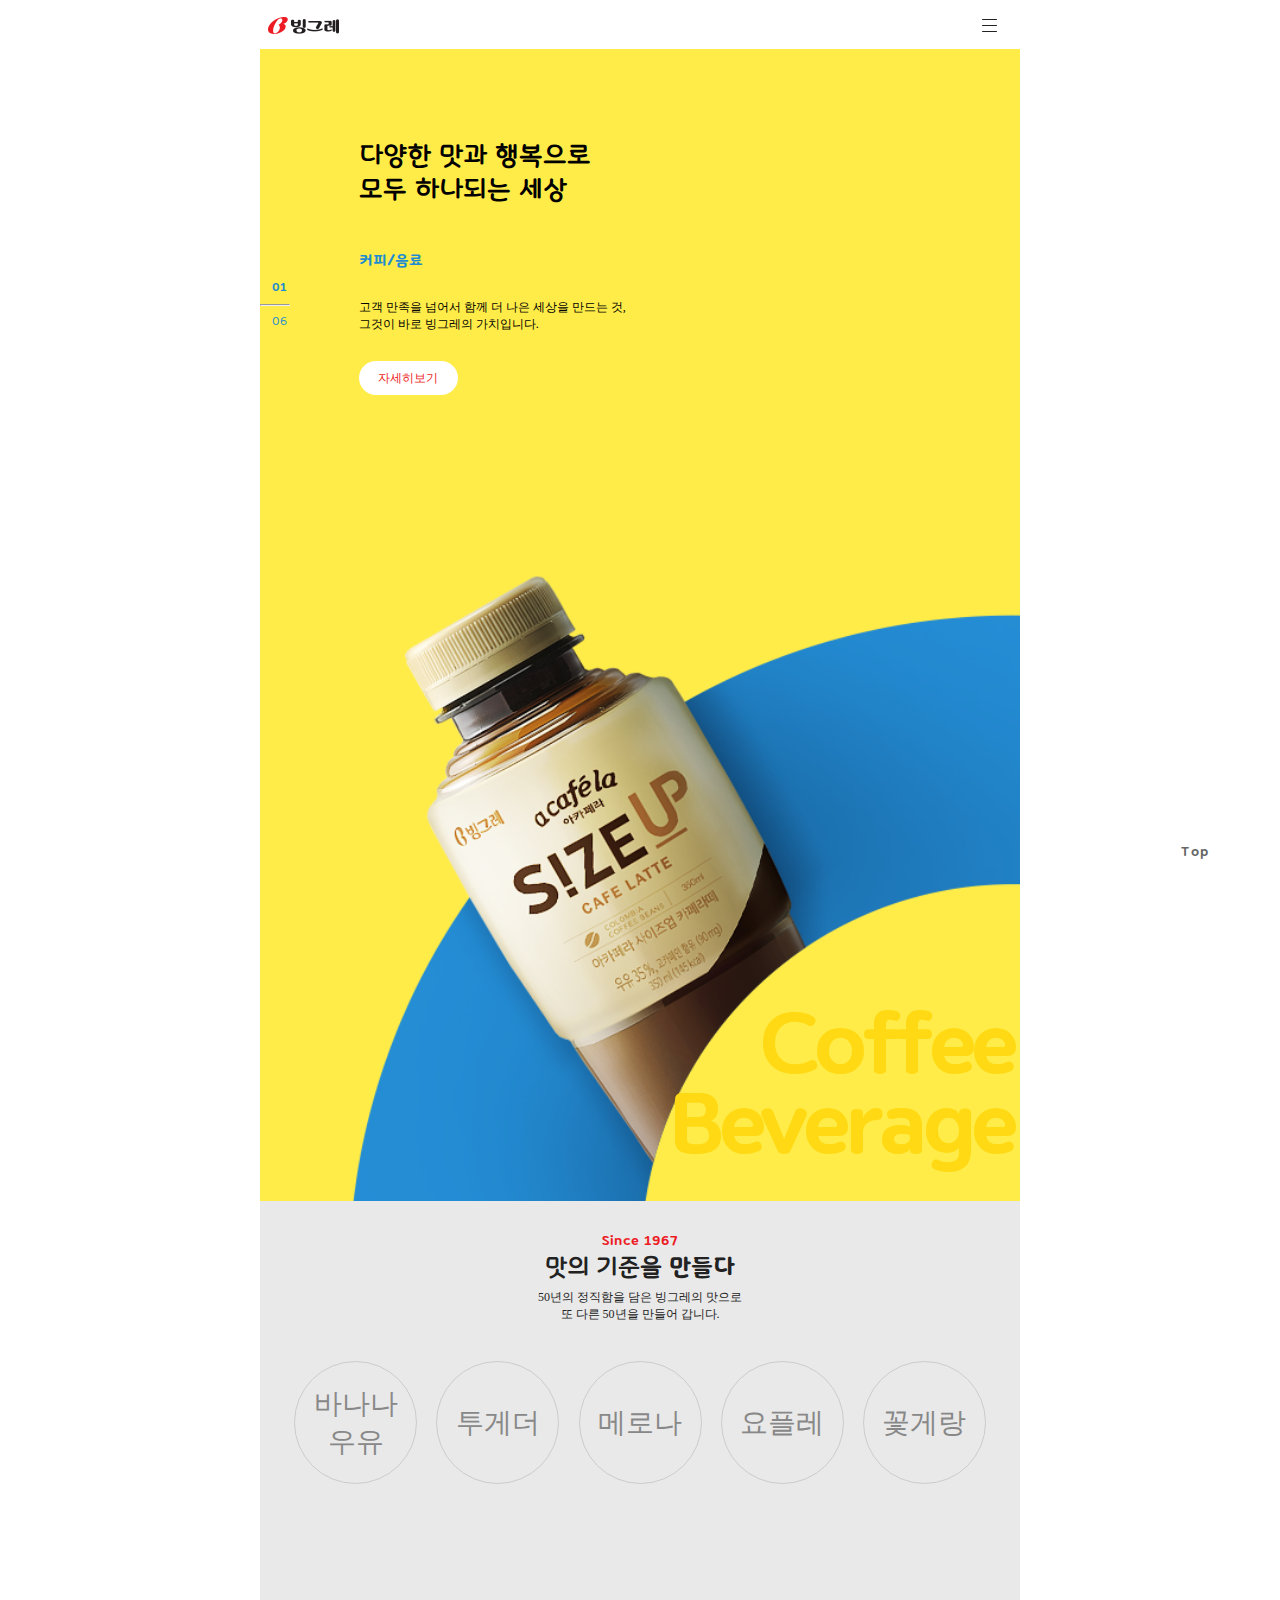
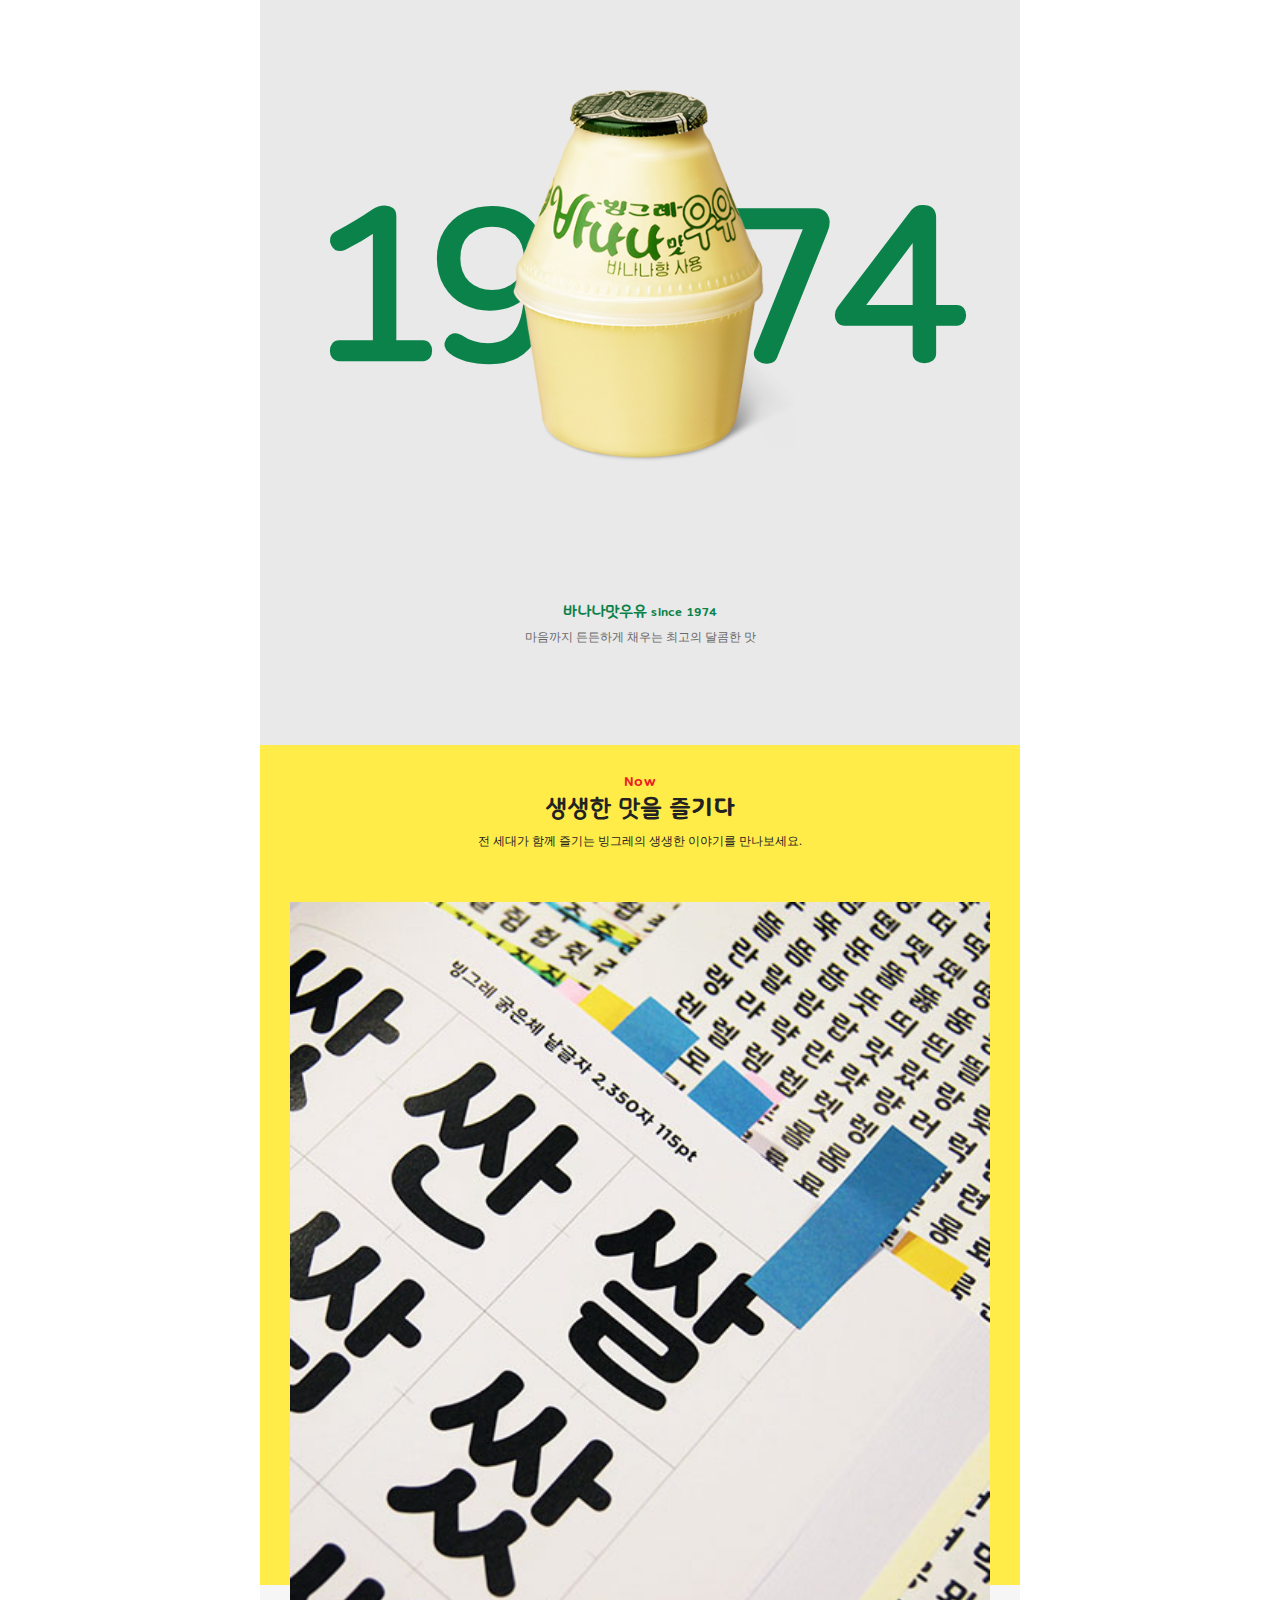
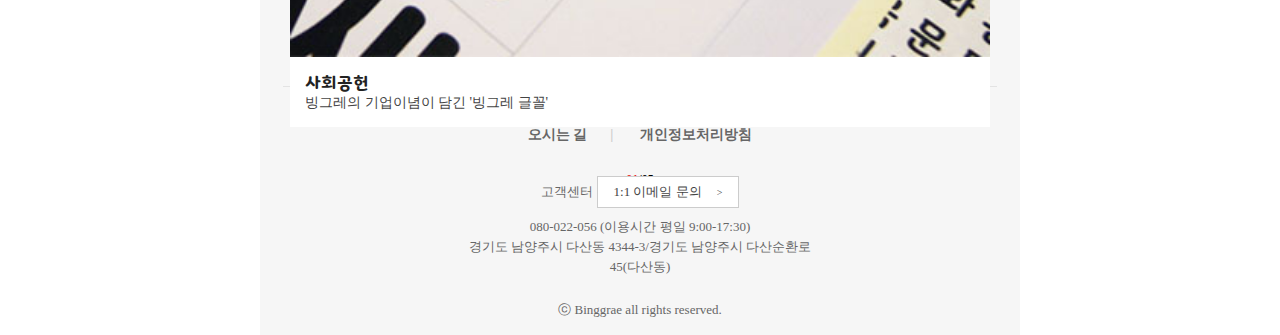
<file: index.html>
<!DOCTYPE html>
<html lang="en">
<head>
    <meta charset="UTF-8">
    <meta http-equiv="X-UA-Compatible" content="IE=edge">
    <meta name="viewport" content="width=device-width, initial-scale=1.0">
    <meta property="og:title" content="빙그레 | Binggrae">
    <meta property="og:url" content="">
    <meta property="og:type" content="website">
    <meta property="og:image" content="img/logo_pc.png">
    <meta property="og:site_name" content="빙그레">
    <meta property="og:description" content="다양한 맛과 행복으로 모두 하나되는 세상">
    <title>빙그레</title>
    <link href="css/index.css" rel="stylesheet">
    <link href="favicon/favicon.ico" rel="shortcut icon" type="image/x-icon">
    <link rel="stylesheet" href="https://unpkg.com/swiper/swiper-bundle.min.css"/>

    <script src="https://ajax.googleapis.com/ajax/libs/jquery/3.6.0/jquery.min.js"></script> <!--제이쿼리-->

    <script src="https://unpkg.com/swiper/swiper-bundle.min.js"></script> <!--swiper slides-->

    <script defer src="js/common.js"></script> <!--js code-->
    <script defer src="swiper-default/swiper.js"></script> <!--swiper slides js code-->
</head>

<body>
    <header>
        <div class="head">
            <a href="#"><img src="img/logo_m.png" alt="logo"></a>
            <a href="#" class="btn_show"><img src="img/btn_menu.png" alt="btn_menu"></a>
        </div>

        <div class="burgermenu">
            <div class="top">
                <a href="#"><img src="img/logo_burger.png" alt="logo_burger"></a>
                <a href="#" class="btn_hidden"><img src="img/btn_close.png" alt="btn_hidden"></a>
            </div>
            <div class="list">
                <ul>
                    <li>
                        <a href="#">회사소개</a>
                    </li>
                    <li>
                        <a href="product/sub.html">제품소개</a>
                    </li>
                    <li>
                        <a href="#">홍보센터</a>
                    </li>
                    <li>
                        <a href="#">고객센터</a>
                    </li>
                    <li>
                        <a href="#">플래그십스토어</a>
                    </li>
                </ul>
            </div>
        </div>
    </header>



    <main>
        <div class="whole">
            <div class="mainpage">
                <div class="txtbtn">
                    <h1>다양한 맛과 행복으로<br>모두 하나되는 세상</h1>
                    <p>커피/음료</p>
                    <p>
                        고객 만족을 넘어서 함께 더 나은 세상을 만드는 것,<br>
                        그것이 바로 빙그레의 가치입니다.
                    </p>
                    <a href="#">자세히보기</a>
                </div>
                <div class="visual">
                    <div class="visualimg">
                        <img src="img/v1_coffee.png" alt="커피/음료">
                        <!-- <img src="img/v2_icecream.png" alt="아이스크림">
                        <img src="img/v3_milk.png" alt="우유/가공유">
                        <img src="img/v4_fermented.png" alt="발효유">
                        <img src="img/v5_export.png" alt="수출제품">
                        <img src="img/v6_snack.png" alt="스낵/디저트"> -->
                    </div>
                    <p>coffee<br>beverage</p>
                </div>
                <div class="number">
                    <!-- 슬라이드시 숫자 변경 -->
                    <span>01</span>
                    <hr>
                    <span>06</span>
                </div>
            </div>

            <div class="product">
                <p>since 1967</p>
                <h2>맛의 기준을 <b>만들다</b></h2>
                <p>50년의 정직함을 담은 빙그레의 맛으로<br>또 다른 50년을 만들어 갑니다.</p>
                <div class="productbtns"> 
                    <button type="button" class="btn">바나나<br>우유</button> <!--tab title-->
                    <button type="button" class="btn">투게더</button> 
                    <button type="button" class="btn">메로나</button>
                    <button type="button" class="btn">요플레</button>
                    <button type="button" class="btn">꽃게랑</button>
                </div>
                
                <!--tab contents-->
                <!--바나나맛우유 클릭시 슬라이드-->
                <div class="product1">
                    <div class="swiper-wrapper">
                        <div class="swiper-slide">
                            <p>19 &nbsp; 74</p>
                            <img src="img/banana1974.png" alt="1974">
                        </div>
                        <div class="swiper-slide">
                            <p>19 &nbsp; 90</p>
                            <img src="img/banana1990.png" alt="1990">
                        </div>
                        <div class="swiper-slide">
                            <p>19 &nbsp; 91</p>
                            <img src="img/banana1991.png" alt="1991">
                        </div>
                        <div class="swiper-slide">
                            <p>19 &nbsp; 98</p>
                            <img src="img/banana1998.png" alt="1998">
                        </div>
                        <div class="swiper-slide">
                            <p>20 &nbsp; 16</p>
                            <img src="img/banana2016.png" alt="2016">
                        </div>
                    </div>
                    <div class="producttxt">
                        <p>바나나맛우유</p>
                        <p>since 1974</p>
                        <p>마음까지 든든하게 채우는 최고의 달콤한 맛</p>
                    </div>
                </div>
                <div class="product2">
                    <div class="swiper-wrapper">
                        <div class="swiper-slide">
                            <p>19 &nbsp; 74</p>
                            <img src="img/together1974.png" alt="1974">
                        </div>
                        <div class="swiper-slide">
                            <p>19 &nbsp; 98</p>
                            <img src="img/together1998.png" alt="1998">
                        </div>
                        <div class="swiper-slide">
                            <p>20 &nbsp; 04</p>
                            <img src="img/together2004.png" alt="2004">
                        </div>
                        <div class="swiper-slide">
                            <p>20 &nbsp; 10</p>
                            <img src="img/together2010.png" alt="2010">
                        </div>
                        <div class="swiper-slide">
                            <p>20 &nbsp; 18</p>
                            <img src="img/together2018.png" alt="2018">
                        </div>
                    </div>
                    <div class="producttxt">
                        <p>투게더</p>
                        <p>since 1974</p>
                        <p>온 가족이 함께 즐겨온 신선한 우유의 풍부하고 깊은 맛</p>
                    </div>
                </div>
                <div class="product3">
                    <div class="swiper-wrapper">
                        <div class="swiper-slide">
                            <p>19 &nbsp; 74</p>
                            <img src="img/melona1992.png" alt="1992">
                        </div>
                        <div class="swiper-slide">
                            <p>19 &nbsp; 98</p>
                            <img src="img/melona1998.png" alt="1998">
                        </div>
                        <div class="swiper-slide">
                            <p>20 &nbsp; 04</p>
                            <img src="img/melona2003.png" alt="2003">
                        </div>
                        <div class="swiper-slide">
                            <p>20 &nbsp; 10</p>
                            <img src="img/melona2011.png" alt="2011">
                        </div>
                        <div class="swiper-slide">
                            <p>20 &nbsp; 18</p>
                            <img src="img/melona2015.png" alt="2015">
                        </div>
                    </div>
                    <div class="producttxt">
                        <p>메로나</p>
                        <p>since 1992</p>
                        <p>상큼한 멜론향이 가득한 쫀득하고 달달한 맛</p>
                    </div>
                </div>
                <div class="product4">
                    <div class="swiper-wrapper">
                        <div class="swiper-slide">
                            <p>19 &nbsp; 74</p>
                            <img src="img/yogurt1983.png" alt="1983">
                        </div>
                        <div class="swiper-slide">
                            <p>19 &nbsp; 98</p>
                            <img src="img/yogurt1994.png" alt="1994">
                        </div>
                        <div class="swiper-slide">
                            <p>20 &nbsp; 04</p>
                            <img src="img/yogurt2003.png" alt="2003">
                        </div>
                        <div class="swiper-slide">
                            <p>20 &nbsp; 10</p>
                            <img src="img/yogurt2017.png" alt="2017">
                        </div>
                        <div class="swiper-slide">
                            <p>20 &nbsp; 18</p>
                            <img src="img/yogurt2018.png" alt="2018">
                        </div>
                    </div>
                    <div class="producttxt">
                        <p>요플레</p>
                        <p>since 1992</p>
                        <p>신선한 원유와 상큼한 과일이 어우러진 새콤달콤한 맛</p>
                    </div>
                </div>
                <div class="product5">
                    <div class="swiper-wrapper">
                        <div class="swiper-slide">
                            <p>19 &nbsp; 74</p>
                            <img src="img/crab1986.png" alt="1986">
                        </div>
                        <div class="swiper-slide">
                            <p>19 &nbsp; 98</p>
                            <img src="img/crab1998.png" alt="1998">
                        </div>
                        <div class="swiper-slide">
                            <p>20 &nbsp; 04</p>
                            <img src="img/crab2001.png" alt="2001">
                        </div>
                        <div class="swiper-slide">
                            <p>20 &nbsp; 10</p>
                            <img src="img/crab2011.png" alt="2011">
                        </div>
                        <div class="swiper-slide">
                            <p>20 &nbsp; 18</p>
                            <img src="img/crab2015.png" alt="2015">
                        </div>
                    </div>
                    <div class="producttxt">
                        <p>꽃게랑</p>
                        <p>since 1986</p>
                        <p>기름에 튀기지 않고 가열소금에서 구워 더 바삭하고 담백한 맛</p>
                    </div>
                </div>

            </div>

            <div class="pr">
                <div class="prtxt">
                    <p>now</p>
                    <h3>생생한 맛을 <b>즐기다</b></h3>
                    <p>전 세대가 함께 즐기는 빙그레의 생생한 이야기를 만나보세요.</p>
                </div>
                <div class="slide_box">
                    <ul class="swiper-wrapper">
                        <li class="swiper-slide">
                            <img src="img/pr1.jpg" alt="pr1">
                            <div class="prtxt2">
                                <h4>사회공헌</h4>
                                <p>빙그레의 기업이념이 담긴 '빙그레 글꼴'</p>
                            </div>
                        </li>
                        <li class="swiper-slide">
                            <img src="img/pr2.jpg" alt="pr2">
                            <div class="prtxt2">
                                <h4>보도자료</h4>
                                <p>빙그레 바나나맛우유, 임인년 새해맞이 '어흥 에디션' 출시</p>
                            </div>
                        </li>
                        <li class="swiper-slide">
                            <img src="img/pr3.jpg" alt="pr3">
                            <div class="prtxt2">
                                <h4>글로벌 빙그레</h4>
                                <p>초록빛 상큼한 멜론의 맛 '메로나'</p>
                            </div>
                        </li>
                        <li class="swiper-slide">
                            <img src="img/pr4.jpg" alt="pr4">
                            <div class="prtxt2">
                                <h4>빙그레 영상</h4>
                                <p>투게더 21년도 광고 (6월 호국보훈의 달 ver.)</p>
                            </div>
                        </li>
                        <li class="swiper-slide">
                            <img src="img/pr5.jpg" alt="pr5">
                            <div class="prtxt2">
                                <h4>사회공헌</h4>
                                <p>편안한 보금자리의 나눔 '헤비타트'</p>
                            </div>
                        </li>
                        <li class="swiper-slide">
                            <img src="img/pr1.jpg" alt="pr1">
                            <div class="prtxt2">
                                <h4>사회공헌</h4>
                                <p>빙그레의 기업이념이 담긴 '빙그레 글꼴'</p>
                            </div>
                        </li>
                    </ul>
                    </div>
                <span>01</span><span>/05</span>
            </div>
        </div>
    </main>
    <section class="topbtn">
        <button>
            <span>Top</span>
        </button>
    </section>



    <footer>
        <div class="inner">
            <img src="img/logo_footer.png" alt="footer_logo">
            <span></span>
            <div class="innercenter">
                <div class="innerlink">
                    <a href="#">오시는 길</a>
                    <a href="#">개인정보처리방침</a><br>
                </div>
                <div class="service">
                    <p>고객센터</p>
                    <a href="#" class="question">1:1 이메일 문의</a>
                </div>
                <p>080-022-056 (이용시간 평일 9:00-17:30)</p>
                <p>경기도 남양주시 다산동 4344-3/경기도 남양주시 다산순환로<br>45(다산동)</p>
                <p>ⓒ Binggrae all rights reserved.</p>
            </div>
        </div>
    </footer>
</body>
</html>
</file>
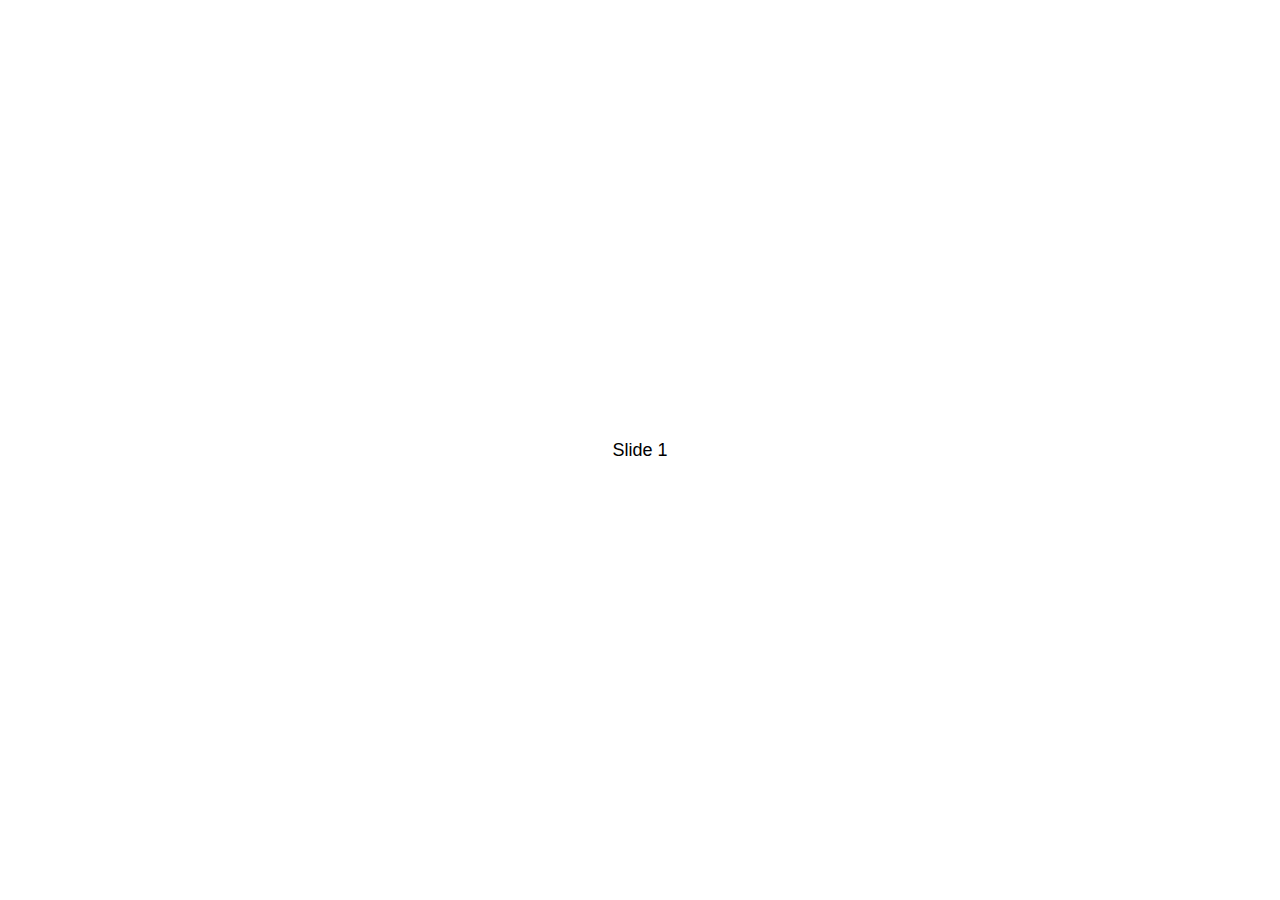
<file: swiper-default/index.html>
<!DOCTYPE html>
<html lang="en">
  <head>
    <meta charset="utf-8" />
    <title>Swiper demo</title>
    <meta
      name="viewport"
      content="width=device-width, initial-scale=1, minimum-scale=1, maximum-scale=1"
    />
    <!-- Link Swiper's CSS -->
    <link
      rel="stylesheet"
      href="https://unpkg.com/swiper/swiper-bundle.min.css"
    />
    <link rel="stylesheet" href="swiper.css" />

    <script src="https://unpkg.com/swiper/swiper-bundle.min.js"></script>
    <script defer src="swiper.js"></script>
  </head>

  <body>
    <!-- Swiper -->
    <div class="swiper mySwiper">
      <div class="swiper-wrapper">
        <div class="swiper-slide">Slide 1</div>
        <div class="swiper-slide">Slide 2</div>
        <div class="swiper-slide">Slide 3</div>
        <div class="swiper-slide">Slide 4</div>
        <div class="swiper-slide">Slide 5</div>
      </div>
    </div>
  </body>
</html>
</file>
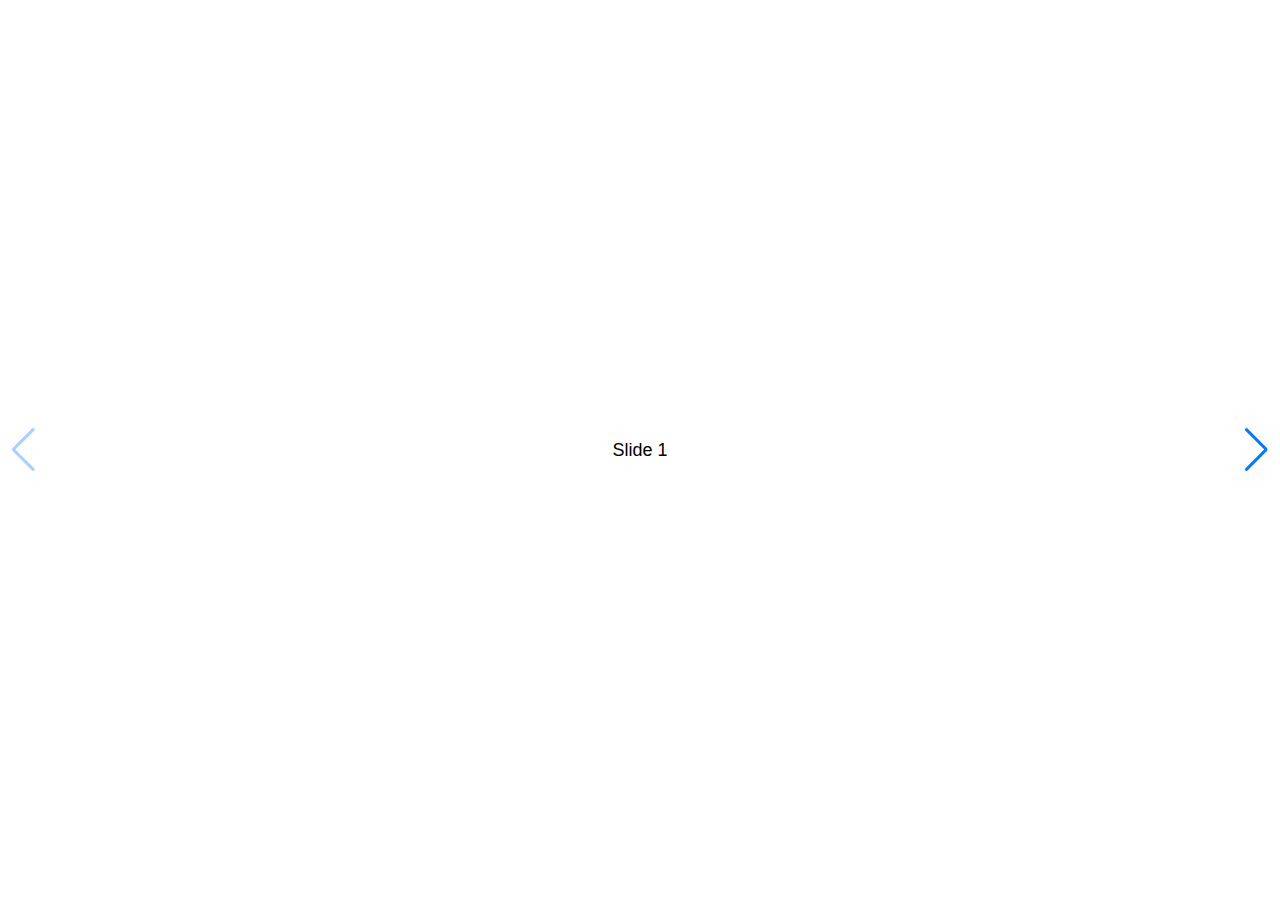
<file: swiper-navigation/index.html>
<!DOCTYPE html>
<html lang="en">
  <head>
    <meta charset="utf-8" />
    <title>Swiper demo</title>
    <meta
      name="viewport"
      content="width=device-width, initial-scale=1, minimum-scale=1, maximum-scale=1"
    />
    <!-- Link Swiper's CSS -->
    <link
      rel="stylesheet"
      href="https://unpkg.com/swiper/swiper-bundle.min.css"
    />
    <link href="swiper.css" rel="stylesheet">

    <script src="https://unpkg.com/swiper/swiper-bundle.min.js"></script>
    <script defer src="../swiper-default/swiper.js"></script>
  </head>

  <body>
    <!-- Swiper -->
    <div class="swiper mySwiper">
      <div class="swiper-wrapper">
        <div class="swiper-slide">Slide 1</div>
        <div class="swiper-slide">Slide 2</div>
        <div class="swiper-slide">Slide 3</div>
        <div class="swiper-slide">Slide 4</div>
        <div class="swiper-slide">Slide 5</div>
        <div class="swiper-slide">Slide 6</div>
        <div class="swiper-slide">Slide 7</div>
        <div class="swiper-slide">Slide 8</div>
        <div class="swiper-slide">Slide 9</div>
      </div>
      <div class="swiper-button-next"></div>
      <div class="swiper-button-prev"></div>
    </div>
  </body>
</html>
</file>
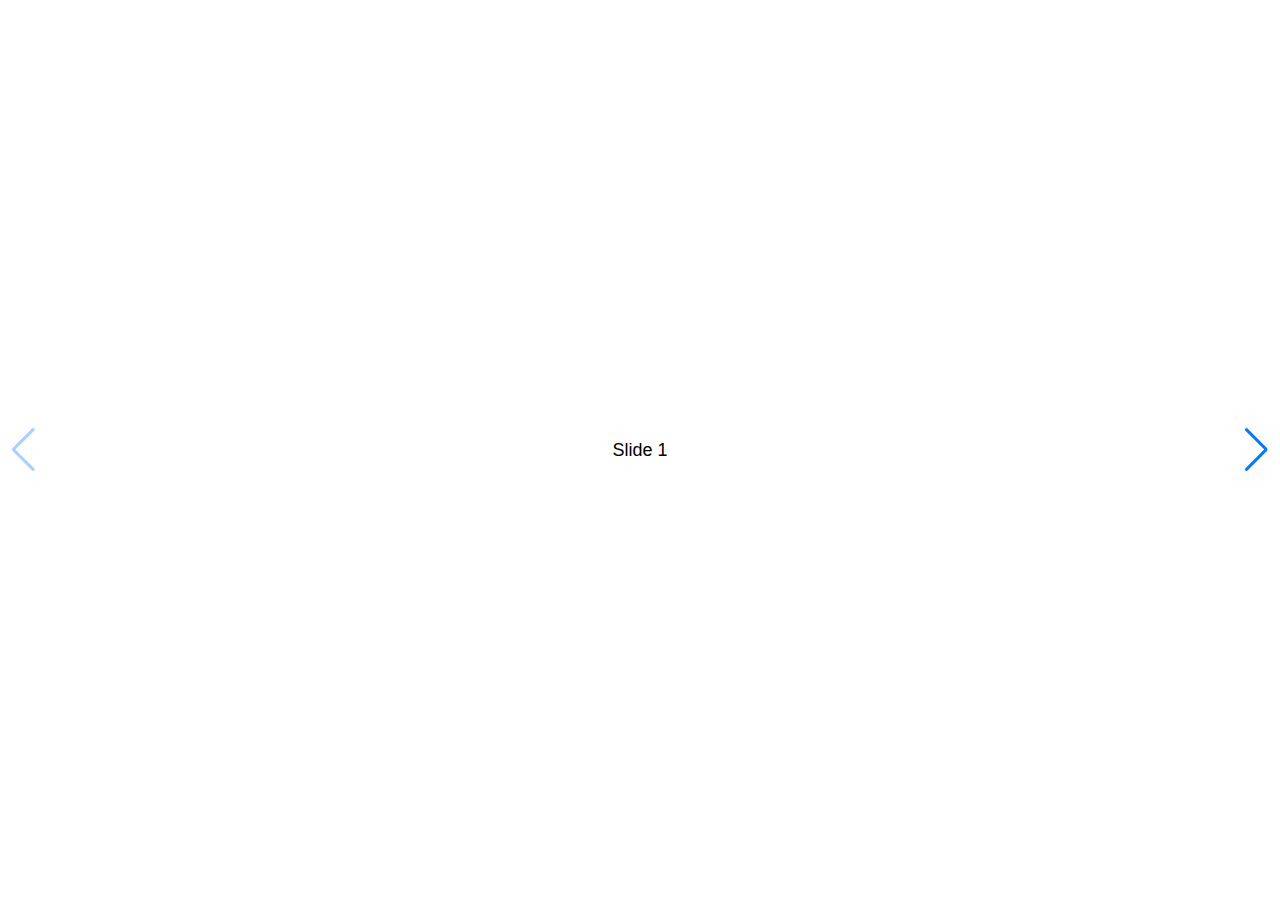
<file: swiper-pagination-fraction(pr)/index.html>
<!DOCTYPE html>
<html lang="en">
  <head>
    <meta charset="utf-8" />
    <title>Swiper demo</title>
    <meta
      name="viewport"
      content="width=device-width, initial-scale=1, minimum-scale=1, maximum-scale=1"
    />
    <!-- Link Swiper's CSS -->
    <link
      rel="stylesheet"
      href="https://unpkg.com/swiper/swiper-bundle.min.css"
    />
    <link rel="stylesheet" href="swiper.css" />

    <script src="https://unpkg.com/swiper/swiper-bundle.min.js"></script>
    <script defer src="../swiper-default/swiper.js"></script>
  </head>

  <body>
    <!-- Swiper -->
    <div class="swiper mySwiper">
      <div class="swiper-wrapper">
        <div class="swiper-slide">Slide 1</div>
        <div class="swiper-slide">Slide 2</div>
        <div class="swiper-slide">Slide 3</div>
        <div class="swiper-slide">Slide 4</div>
        <div class="swiper-slide">Slide 5</div>
      </div>
      <div class="swiper-button-next"></div>
      <div class="swiper-button-prev"></div>
      <div class="swiper-pagination"></div>
    </div>
  </body>
</html>
</file>
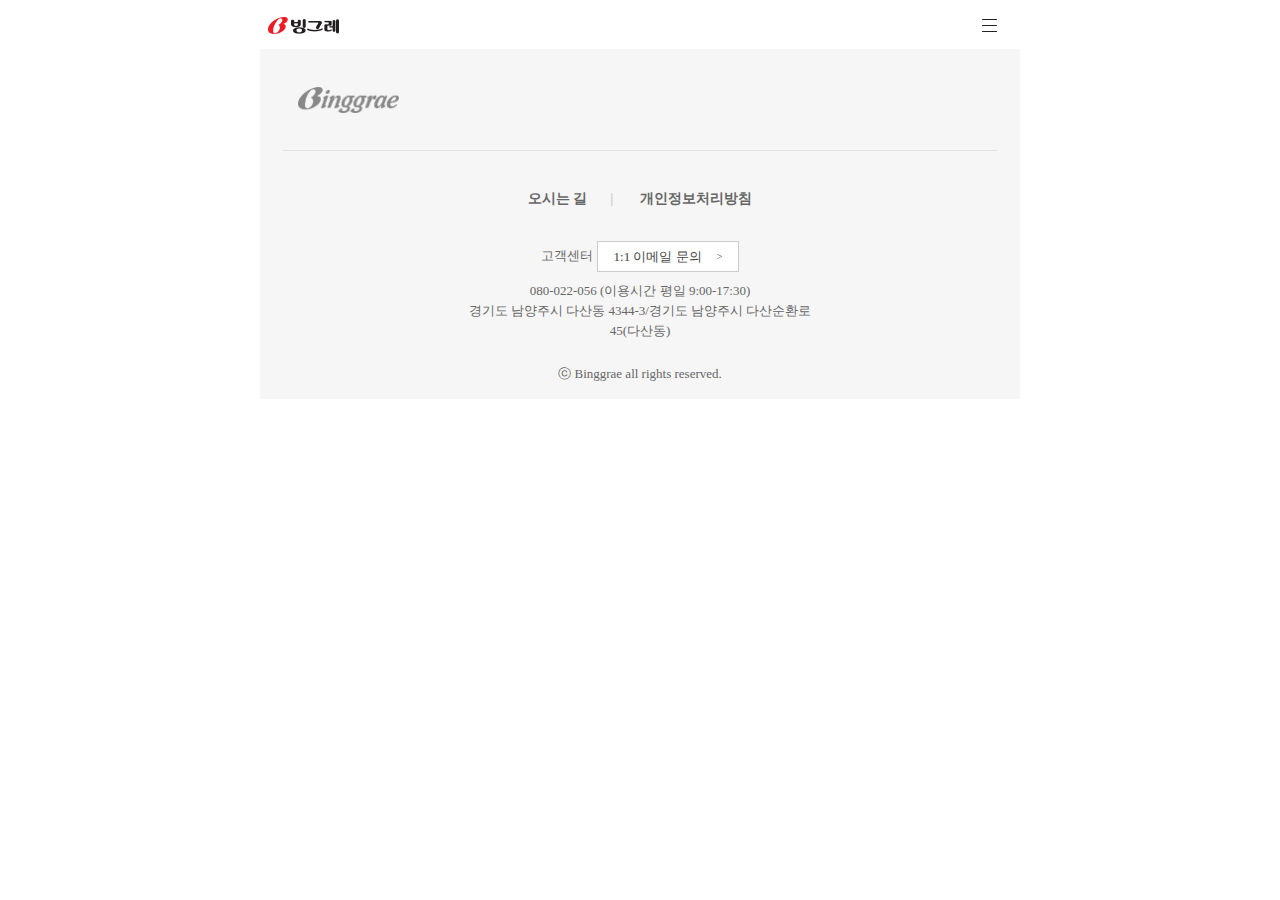
<file: product/sub.html>
<!DOCTYPE html>
<html lang="en">
<head>
    <meta charset="UTF-8">
    <meta http-equiv="X-UA-Compatible" content="IE=edge">
    <meta name="viewport" content="width=device-width, initial-scale=1.0">
    <title>Document</title>
    <link href="../css/sub.css" rel="stylesheet">
</head>
<body>
    <header>
        <div class="head">
            <a href="#"><img src="../img/logo_m.png" alt="logo"></a>
            <a href="#" class="btn_show"><img src="../img/btn_menu.png" alt="btn_menu"></a>
        </div>

        <div class="burgermenu">
            <div class="top">
                <a href="#"><img src="../img/logo_burger.png" alt="logo_burger"></a>
                <a href="#" class="btn_hidden"><img src="../img/btn_close.png" alt="btn_hidden"></a>
            </div>
            <div class="list">
                <ul>
                    <li>
                        <a href="#">회사소개</a>
                    </li>
                    <li>
                        <a href="product/sub.html">제품소개</a>
                    </li>
                    <li>
                        <a href="#">홍보센터</a>
                    </li>
                    <li>
                        <a href="#">고객센터</a>
                    </li>
                    <li>
                        <a href="#">플래그십스토어</a>
                    </li>
                </ul>
            </div>
        </div>
    </header>



    <main>
        
    </main>


    <footer>
        <div class="inner">
            <img src="../img/logo_footer.png" alt="footer_logo">
            <span></span>
            <div class="innercenter">
                <div class="innerlink">
                    <a href="#">오시는 길</a>
                    <a href="#">개인정보처리방침</a><br>
                </div>
                <div class="service">
                    <p>고객센터</p>
                    <a href="#" class="question">1:1 이메일 문의</a>
                </div>
                <p>080-022-056 (이용시간 평일 9:00-17:30)</p>
                <p>경기도 남양주시 다산동 4344-3/경기도 남양주시 다산순환로<br>45(다산동)</p>
                <p>ⓒ Binggrae all rights reserved.</p>
            </div>
        </div>
    </footer>

</body>
</html>
</file>
<file: css/index.css>
@font-face {
  font-family: 'Binggrae';
  src: url(../font/BinggraeA1.woff2) format("woff2");
  font-weight: normal;
  font-style: normal;
  font-display: swap;
}

@font-face {
  font-family: 'Binggrae-Bold';
  src: url(../font/Binggrae-BoldA1.woff2) format("woff2");
  font-weight: bold;
  font-style: normal;
  font-display: swap;
}

@font-face {
  font-family: 'NotoSansKR';
  src: url(../font/NotoSansKR-Regular-Alphabetic.woff2) format("woff2");
  font-weight: normal;
  font-style: normal;
  font-display: swap;
}

* {
  -webkit-box-sizing: border-box;
          box-sizing: border-box;
  font-size: 16px;
}

body {
  width: 100%;
  max-width: 760px;
  margin: 0 auto;
}

h1, h2, h3, h4, h5, h5, figure, p {
  margin: 0;
}

a {
  text-decoration: none;
  margin: 0;
  padding: 0;
}

ul, li {
  list-style-type: none;
  margin: 0;
  padding: 0;
}

img {
  vertical-align: middle;
}

table {
  border-collapse: collapse;
}

header {
  background-color: #fff;
  position: relative;
}

header .head {
  width: 100%;
  display: -webkit-box;
  display: -ms-flexbox;
  display: flex;
  -webkit-box-pack: justify;
      -ms-flex-pack: justify;
          justify-content: space-between;
  -webkit-box-align: center;
      -ms-flex-align: center;
          align-items: center;
  padding: 2% 1%;
}

header .head a:nth-of-type(1) img {
  width: 50%;
}

header .head a:nth-of-type(2) img {
  width: 50%;
}

header .burgermenu {
  width: 100%;
  display: none;
  position: absolute;
  left: 0;
  top: 0;
  z-index: 1;
}

header .burgermenu .top {
  display: -webkit-box;
  display: -ms-flexbox;
  display: flex;
  -webkit-box-pack: justify;
      -ms-flex-pack: justify;
          justify-content: space-between;
  -webkit-box-align: center;
      -ms-flex-align: center;
          align-items: center;
  padding: 14px 10px;
  background-color: #ed1c24;
}

header .burgermenu .top a:nth-of-type(1) img {
  width: 71px;
  height: 17px;
}

header .burgermenu .top a:nth-of-type(2) img {
  width: 14px;
  height: 14px;
}

header .burgermenu .list {
  background: #fff;
  padding-left: 30px;
}

header .burgermenu .list ul li {
  position: relative;
}

header .burgermenu .list ul li a {
  display: block;
  font-family: 'Binggrae';
  font-size: 16px;
  color: #222;
  border-bottom: 1px solid #e3e3e3;
  padding: 3% 0;
}

header .burgermenu .list ul li a::after {
  position: absolute;
  content: '';
  width: 11px;
  height: 6.5px;
  right: 25px;
  top: 24px;
  background: url("../img/btn_on.png") no-repeat;
  background-size: 100%;
}

header .burgermenu.active {
  display: block;
}

main {
  width: 100%;
}

main .whole .mainpage {
  width: 100%;
  position: relative;
}

main .whole .mainpage .txtbtn {
  background: #ffec48;
  padding: 11.7% 13%;
}

main .whole .mainpage .txtbtn h1 {
  font-family: 'Binggrae';
  font-size: 1.5rem;
}

main .whole .mainpage .txtbtn p:nth-of-type(1) {
  font-family: 'Binggrae-Bold';
  font-size: 0.87rem;
  color: #218dd0;
  padding-top: 8%;
}

main .whole .mainpage .txtbtn p:nth-of-type(2) {
  font-family: 'NotoSansKR';
  font-size: 0.75rem;
  padding: 5% 0;
}

main .whole .mainpage .txtbtn a {
  display: inline-block;
  background: #fff;
  color: #ed1c24;
  font-family: 'NotoSansKR';
  font-size: 0.75rem;
  padding: 1.5% 3.5%;
  border-radius: 30px;
}

main .whole .mainpage .visual {
  position: relative;
}

main .whole .mainpage .visual .visualimg img {
  width: 100%;
  display: -webkit-box;
  display: -ms-flexbox;
  display: flex;
}

main .whole .mainpage .visual p {
  position: absolute;
  right: 1%;
  bottom: 5%;
  color: #ffda14;
  font-family: 'Binggrae-Bold';
  font-size: 80px;
  font-weight: 700;
  line-height: 80px;
  letter-spacing: -0.07em;
  text-align: right;
  text-transform: capitalize;
}

main .whole .mainpage .number {
  position: absolute;
  left: 0%;
  top: 20%;
}

main .whole .mainpage .number span {
  font-size: 11px;
  display: block;
  color: #218dd0;
  margin-left: 12px;
}

main .whole .mainpage .number span:nth-of-type(1) {
  font-family: 'Binggrae-Bold';
}

main .whole .mainpage .number hr {
  width: 30px;
  text-align: left;
  margin-left: 0;
}

main .whole .mainpage .number span:nth-of-type(2) {
  font-family: 'Binggrae';
}

main .whole .product {
  width: 100%;
  text-align: center;
  background: #e9e9e9;
  overflow: hidden;
}

main .whole .product p:nth-of-type(1) {
  padding-top: 4%;
  font-family: 'Binggrae-Bold';
  font-size: 0.8rem;
  color: #ed1c24;
  text-transform: capitalize;
}

main .whole .product h2 {
  font-family: 'Binggrae';
  font-size: 1.4rem;
  color: #222222;
}

main .whole .product h2 b {
  font-family: 'Binggrae-Bold';
  font-size: 1.4rem;
  color: #222222;
}

main .whole .product p:nth-of-type(2) {
  font-family: 'NotoSansKR';
  font-size: 0.75rem;
  color: #222222;
  margin-top: 1%;
}

main .whole .product .productbtns {
  width: 100%;
  height: 16vw;
  margin: 5% 0;
}

main .whole .product .productbtns .btn {
  display: inline-block;
  width: 123px;
  height: 123px;
  margin: 0 1%;
  color: #888;
  background: #e9e9e9;
  border: 1px solid #ccc;
  border-radius: 50%;
  font-family: 'NotoSansKR';
  font-size: 28px;
  vertical-align: middle;
}

main .whole .product .productbtns .btn.active {
  background: #0b8249;
}

main .whole .product .product1 {
  display: block;
}

main .whole .product .product1 .swiper-wrapper {
  position: relative;
  padding: 15% 0;
}

main .whole .product .product1 .swiper-wrapper .swiper-slide p {
  font-family: 'Binggrae';
  font-size: 200px;
  font-weight: 700;
  letter-spacing: -0.5rem;
  color: #0b8249;
}

main .whole .product .product1 .swiper-wrapper .swiper-slide img {
  width: 282px;
  position: absolute;
  left: 50%;
  top: 50%;
  -webkit-transform: translate(-45%, -50%);
          transform: translate(-45%, -50%);
}

main .whole .product .product1 .producttxt {
  padding: 3% 0 13%;
}

main .whole .product .product1 .producttxt p:nth-of-type(1) {
  display: inline-block;
  font-family: 'Binggrae';
  font-size: 0.9rem;
  font-weight: bold;
  color: #0b8249;
}

main .whole .product .product1 .producttxt p:nth-of-type(2) {
  display: inline-block;
  font-family: 'Binggrae-Bold';
  font-size: 0.7rem;
  color: #0b8249;
}

main .whole .product .product1 .producttxt p:nth-of-type(3) {
  font-family: 'NotoSansKR';
  font-size: 0.75rem;
  color: #666666;
  margin-top: 1%;
}

main .whole .product .product2 {
  display: none;
}

main .whole .product .product2 .swiper-wrapper {
  position: relative;
  padding: 15% 0;
}

main .whole .product .product2 .swiper-wrapper .swiper-slide p {
  font-family: 'Binggrae';
  font-size: 26.25vw;
  font-weight: 700;
  letter-spacing: -0.5rem;
  color: #823b0b;
}

main .whole .product .product2 .swiper-wrapper .swiper-slide img {
  width: 34.66796875vw;
  position: absolute;
  left: 50%;
  top: 50%;
  -webkit-transform: translate(-45%, -50%);
          transform: translate(-45%, -50%);
}

main .whole .product .product2 .producttxt {
  padding: 3% 0 13%;
}

main .whole .product .product2 .producttxt p:nth-of-type(1) {
  display: inline-block;
  font-family: 'Binggrae';
  font-size: 0.9rem;
  font-weight: bold;
  color: #823b0b;
}

main .whole .product .product2 .producttxt p:nth-of-type(2) {
  display: inline-block;
  font-family: 'Binggrae-Bold';
  font-size: 0.7rem;
  color: #823b0b;
}

main .whole .product .product2 .producttxt p:nth-of-type(3) {
  font-family: 'NotoSansKR';
  font-size: 0.75rem;
  color: #666666;
  margin-top: 1%;
}

main .whole .product .product2.active {
  display: block;
}

main .whole .product .product3 {
  display: none;
}

main .whole .product .product3 .swiper-wrapper {
  position: relative;
  padding: 15% 0;
}

main .whole .product .product3 .swiper-wrapper .swiper-slide p {
  font-family: 'Binggrae';
  font-size: 26.25vw;
  font-weight: 700;
  letter-spacing: -0.5rem;
  color: #7aba0a;
}

main .whole .product .product3 .swiper-wrapper .swiper-slide img {
  width: 34.66796875vw;
  position: absolute;
  left: 50%;
  top: 50%;
  -webkit-transform: translate(-45%, -50%);
          transform: translate(-45%, -50%);
}

main .whole .product .product3 .producttxt {
  padding: 3% 0 13%;
}

main .whole .product .product3 .producttxt p:nth-of-type(1) {
  display: inline-block;
  font-family: 'Binggrae';
  font-size: 0.9rem;
  font-weight: bold;
  color: #7aba0a;
}

main .whole .product .product3 .producttxt p:nth-of-type(2) {
  display: inline-block;
  font-family: 'Binggrae-Bold';
  font-size: 0.7rem;
  color: #7aba0a;
}

main .whole .product .product3 .producttxt p:nth-of-type(3) {
  font-family: 'NotoSansKR';
  font-size: 0.75rem;
  color: #666666;
  margin-top: 1%;
}

main .whole .product .product3.active {
  display: block;
}

main .whole .product .product4 {
  display: none;
}

main .whole .product .product4 .swiper-wrapper {
  position: relative;
  padding: 15% 0;
}

main .whole .product .product4 .swiper-wrapper .swiper-slide p {
  font-family: 'Binggrae';
  font-size: 26.25vw;
  font-weight: 700;
  letter-spacing: -0.5rem;
  color: #f32539;
}

main .whole .product .product4 .swiper-wrapper .swiper-slide img {
  width: 34.66796875vw;
  position: absolute;
  left: 50%;
  top: 50%;
  -webkit-transform: translate(-45%, -50%);
          transform: translate(-45%, -50%);
}

main .whole .product .product4 .producttxt {
  padding: 3% 0 13%;
}

main .whole .product .product4 .producttxt p:nth-of-type(1) {
  display: inline-block;
  font-family: 'Binggrae';
  font-size: 0.9rem;
  font-weight: bold;
  color: #f32539;
}

main .whole .product .product4 .producttxt p:nth-of-type(2) {
  display: inline-block;
  font-family: 'Binggrae-Bold';
  font-size: 0.7rem;
  color: #f32539;
}

main .whole .product .product4 .producttxt p:nth-of-type(3) {
  font-family: 'NotoSansKR';
  font-size: 0.75rem;
  color: #666666;
  margin-top: 1%;
}

main .whole .product .product4.active {
  display: block;
}

main .whole .product .product5 {
  display: none;
}

main .whole .product .product5 .swiper-wrapper {
  position: relative;
  padding: 15% 0;
}

main .whole .product .product5 .swiper-wrapper .swiper-slide p {
  font-family: 'Binggrae';
  font-size: 26.25vw;
  font-weight: 700;
  letter-spacing: -0.5rem;
  color: #ff6e2e;
}

main .whole .product .product5 .swiper-wrapper .swiper-slide img {
  width: 34.66796875vw;
  position: absolute;
  left: 50%;
  top: 50%;
  -webkit-transform: translate(-45%, -50%);
          transform: translate(-45%, -50%);
}

main .whole .product .product5 .producttxt {
  padding: 3% 0 13%;
}

main .whole .product .product5 .producttxt p:nth-of-type(1) {
  display: inline-block;
  font-family: 'Binggrae';
  font-size: 0.9rem;
  font-weight: bold;
  color: #ff6e2e;
}

main .whole .product .product5 .producttxt p:nth-of-type(2) {
  display: inline-block;
  font-family: 'Binggrae-Bold';
  font-size: 0.7rem;
  color: #ff6e2e;
}

main .whole .product .product5 .producttxt p:nth-of-type(3) {
  font-family: 'NotoSansKR';
  font-size: 0.75rem;
  color: #666666;
  margin-top: 1%;
}

main .whole .product .product5.active {
  display: block;
}

main .whole .pr {
  width: 100%;
  height: 840px;
  text-align: center;
  background: #ffec48;
}

main .whole .pr .prtxt {
  padding: 28px 0 32px;
}

main .whole .pr .prtxt p:nth-of-type(1) {
  font-family: 'Binggrae-Bold';
  font-size: 0.8rem;
  color: #ed1c24;
  text-transform: capitalize;
}

main .whole .pr .prtxt h3 {
  font-family: 'Binggrae';
  font-size: 1.4rem;
  color: #222222;
}

main .whole .pr .prtxt h3 b {
  font-family: 'Binggrae-Bold';
  font-size: 1.4rem;
  color: #222222;
}

main .whole .pr .prtxt p:nth-of-type(2) {
  font-family: 'NotoSansKR';
  font-size: 0.75rem;
  color: #222222;
  margin-top: 10px;
}

main .whole .pr .slide_box {
  position: relative;
  overflow: hidden;
  width: 100%;
}

main .whole .pr .slide_box .swiper-wrapper {
  width: 100%;
}

main .whole .pr .slide_box .swiper-wrapper .swiper-slide {
  padding: 20px 30px;
  width: 80%;
  -ms-flex-negative: 0;
      flex-shrink: 0;
}

main .whole .pr .slide_box .swiper-wrapper .swiper-slide img {
  width: 100%;
  -o-object-fit: cover;
     object-fit: cover;
}

main .whole .pr .slide_box .swiper-wrapper .swiper-slide .prtxt2 {
  background: #fff;
  margin: 0 auto;
  padding: 15px;
  text-align: left;
}

main .whole .pr .slide_box .swiper-wrapper .swiper-slide .prtxt2 h4 {
  font-family: 'Binggrae-Bold';
  font-size: 16px;
  color: #222222;
}

main .whole .pr .slide_box .swiper-wrapper .swiper-slide .prtxt2 p {
  font-family: 'NotoSansKR';
  font-size: 14px;
  color: #444444;
}

main .whole .pr span {
  font-family: 'NotoSansKR';
  font-size: 12px;
  display: inline-block;
  padding: 5px 0;
  font-weight: 600;
}

main .whole .pr span:nth-of-type(1) {
  color: #ec1d25;
}

footer {
  width: 100%;
  height: 350px;
  background: #f6f6f6;
}

footer .inner {
  position: relative;
}

footer .inner img {
  width: 101px;
  height: 26px;
  margin: 5% 5%;
}

footer .inner span::after {
  content: '';
  width: 94%;
  left: 3%;
  top: 30%;
  border-bottom: 1px solid #e3e3e3;
  position: absolute;
}

footer .inner .innercenter {
  text-align: center;
  color: #666666;
  font-family: 'NotoSansKR';
}

footer .inner .innercenter .innerlink {
  margin: 5% 0;
}

footer .inner .innercenter .innerlink a:nth-of-type(1) {
  color: #666666;
  font-size: 14px;
  font-weight: bold;
}

footer .inner .innercenter .innerlink a:nth-of-type(1)::after {
  content: '|';
  margin: 3%;
  color: #cccccc;
}

footer .inner .innercenter .innerlink a:nth-of-type(2) {
  color: #666666;
  font-size: 14px;
  font-weight: bold;
}

footer .inner .innercenter .service {
  margin: 2% 0;
}

footer .inner .innercenter .service p {
  font-size: 13px;
}

footer .inner .innercenter .service p:nth-of-type(1) {
  display: inline-block;
}

footer .inner .innercenter .service .question {
  font-size: 13px;
  background: #fff;
  color: #444444;
  border: 1px solid #cccccc;
  padding: 1% 2%;
}

footer .inner .innercenter .service .question::after {
  content: '>';
  font-size: 10px;
  color: #444444;
  margin-left: 2%;
}

footer .inner .innercenter p {
  font-size: 13px;
  line-height: 20px;
}

footer .inner .innercenter p:nth-of-type(3) {
  margin: 3% 0;
}

.topbtn {
  z-index: 9;
}

.topbtn button {
  width: 43px;
  height: 43px;
  border: none;
  border-radius: 50%;
  background: #fff;
  position: fixed;
  right: 5%;
  bottom: 3%;
}

.topbtn button span {
  font-family: 'Binggrae-Bold';
  font-size: 12px;
  color: #666666;
}
/*# sourceMappingURL=index.css.map */
</file>
<file: css/sub.css>
@font-face {
  font-family: 'Binggrae';
  src: url(../font/BinggraeA1.woff2) format("woff2");
  font-weight: normal;
  font-style: normal;
  font-display: swap;
}

@font-face {
  font-family: 'Binggrae-Bold';
  src: url(../font/Binggrae-BoldA1.woff2) format("woff2");
  font-weight: bold;
  font-style: normal;
  font-display: swap;
}

@font-face {
  font-family: 'NotoSansKR';
  src: url(../font/NotoSansKR-Regular-Alphabetic.woff2) format("woff2");
  font-weight: normal;
  font-style: normal;
  font-display: swap;
}

* {
  -webkit-box-sizing: border-box;
          box-sizing: border-box;
  font-size: 16px;
}

body {
  width: 100%;
  max-width: 760px;
  margin: 0 auto;
}

h1, h2, h3, h4, h5, h5, figure, p {
  margin: 0;
}

a {
  text-decoration: none;
  margin: 0;
  padding: 0;
}

ul, li {
  list-style-type: none;
  margin: 0;
  padding: 0;
}

img {
  vertical-align: middle;
}

table {
  border-collapse: collapse;
}

header {
  background-color: #fff;
  position: relative;
}

header .head {
  width: 100%;
  display: -webkit-box;
  display: -ms-flexbox;
  display: flex;
  -webkit-box-pack: justify;
      -ms-flex-pack: justify;
          justify-content: space-between;
  -webkit-box-align: center;
      -ms-flex-align: center;
          align-items: center;
  padding: 2% 1%;
}

header .head a:nth-of-type(1) img {
  width: 50%;
}

header .head a:nth-of-type(2) img {
  width: 50%;
}

header .burgermenu {
  width: 100%;
  display: none;
  position: absolute;
  left: 0;
  top: 0;
  z-index: 1;
}

header .burgermenu .top {
  display: -webkit-box;
  display: -ms-flexbox;
  display: flex;
  -webkit-box-pack: justify;
      -ms-flex-pack: justify;
          justify-content: space-between;
  -webkit-box-align: center;
      -ms-flex-align: center;
          align-items: center;
  padding: 14px 10px;
  background-color: #ed1c24;
}

header .burgermenu .top a:nth-of-type(1) img {
  width: 71px;
  height: 17px;
}

header .burgermenu .top a:nth-of-type(2) img {
  width: 14px;
  height: 14px;
}

header .burgermenu .list {
  background: #fff;
  padding-left: 30px;
}

header .burgermenu .list ul li {
  position: relative;
}

header .burgermenu .list ul li a {
  display: block;
  font-family: 'Binggrae';
  font-size: 16px;
  color: #222;
  border-bottom: 1px solid #e3e3e3;
  padding: 3% 0;
}

header .burgermenu .list ul li a::after {
  position: absolute;
  content: '';
  width: 11px;
  height: 6.5px;
  right: 25px;
  top: 24px;
  background: url("../img/btn_on.png") no-repeat;
  background-size: 100%;
}

header .burgermenu.active {
  display: block;
}

footer {
  width: 100%;
  height: 350px;
  background: #f6f6f6;
}

footer .inner {
  position: relative;
}

footer .inner img {
  width: 101px;
  height: 26px;
  margin: 5% 5%;
}

footer .inner span::after {
  content: '';
  width: 94%;
  left: 3%;
  top: 30%;
  border-bottom: 1px solid #e3e3e3;
  position: absolute;
}

footer .inner .innercenter {
  text-align: center;
  color: #666666;
  font-family: 'NotoSansKR';
}

footer .inner .innercenter .innerlink {
  margin: 5% 0;
}

footer .inner .innercenter .innerlink a:nth-of-type(1) {
  color: #666666;
  font-size: 14px;
  font-weight: bold;
}

footer .inner .innercenter .innerlink a:nth-of-type(1)::after {
  content: '|';
  margin: 3%;
  color: #cccccc;
}

footer .inner .innercenter .innerlink a:nth-of-type(2) {
  color: #666666;
  font-size: 14px;
  font-weight: bold;
}

footer .inner .innercenter .service {
  margin: 2% 0;
}

footer .inner .innercenter .service p {
  font-size: 13px;
}

footer .inner .innercenter .service p:nth-of-type(1) {
  display: inline-block;
}

footer .inner .innercenter .service .question {
  font-size: 13px;
  background: #fff;
  color: #444444;
  border: 1px solid #cccccc;
  padding: 1% 2%;
}

footer .inner .innercenter .service .question::after {
  content: '>';
  font-size: 10px;
  color: #444444;
  margin-left: 2%;
}

footer .inner .innercenter p {
  font-size: 13px;
  line-height: 20px;
}

footer .inner .innercenter p:nth-of-type(3) {
  margin: 3% 0;
}
/*# sourceMappingURL=sub.css.map */
</file>
